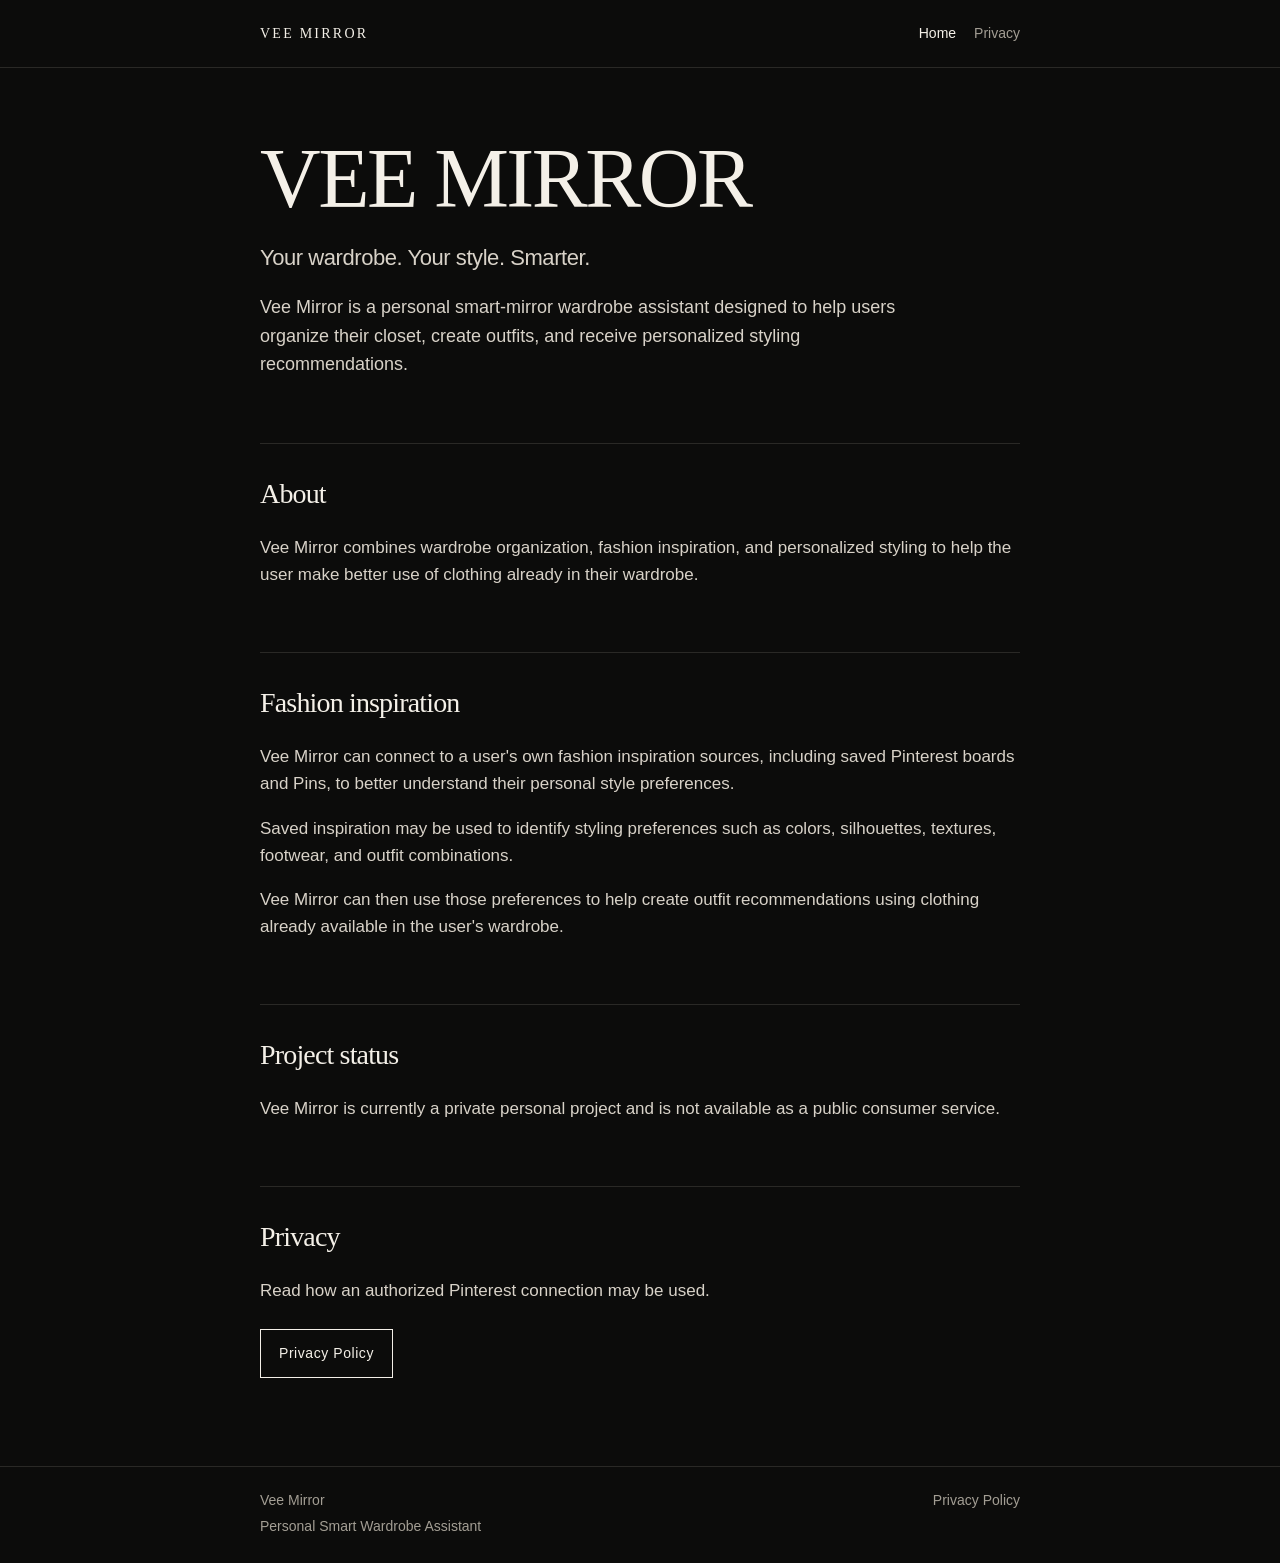
<file: index.html>
<!doctype html>
<html lang="en">
<head>
  <meta charset="utf-8">
  <meta name="viewport" content="width=device-width, initial-scale=1">
  <title>Vee Mirror | Personal Smart Wardrobe Assistant</title>
  <meta name="description" content="Vee Mirror is a personal smart-mirror wardrobe assistant for organizing a closet, using fashion inspiration, and creating outfit recommendations from clothes already owned.">
  <link rel="stylesheet" href="styles.css">
</head>
<body>
  <header>
    <div class="wrap">
      <nav>
        <a class="mark" href="index.html">VEE MIRROR</a>
        <div class="links">
          <a href="index.html" aria-current="page">Home</a>
          <a href="privacy.html">Privacy</a>
        </div>
      </nav>
    </div>
  </header>
  <main>
    <div class="wrap">
      <section class="hero">
        <h1>VEE MIRROR</h1>
        <p class="tagline">Your wardrobe. Your style. Smarter.</p>
        <p class="lede">Vee Mirror is a personal smart-mirror wardrobe assistant designed to help users organize their closet, create outfits, and receive personalized styling recommendations.</p>
      </section>
      <section>
        <h2>About</h2>
        <p>Vee Mirror combines wardrobe organization, fashion inspiration, and personalized styling to help the user make better use of clothing already in their wardrobe.</p>
      </section>
      <section>
        <h2>Fashion inspiration</h2>
        <p>Vee Mirror can connect to a user's own fashion inspiration sources, including saved Pinterest boards and Pins, to better understand their personal style preferences.</p>
        <p>Saved inspiration may be used to identify styling preferences such as colors, silhouettes, textures, footwear, and outfit combinations.</p>
        <p>Vee Mirror can then use those preferences to help create outfit recommendations using clothing already available in the user's wardrobe.</p>
      </section>
      <section>
        <h2>Project status</h2>
        <p>Vee Mirror is currently a private personal project and is not available as a public consumer service.</p>
      </section>
      <section>
        <h2>Privacy</h2>
        <p>Read how an authorized Pinterest connection may be used.</p>
        <a class="button" href="privacy.html">Privacy Policy</a>
      </section>
    </div>
  </main>
  <footer>
    <div class="wrap footer-row">
      <div>
        <p>Vee Mirror</p>
        <p>Personal Smart Wardrobe Assistant</p>
      </div>
      <div class="links">
        <a href="privacy.html">Privacy Policy</a>
      </div>
    </div>
  </footer>
</body>
</html>
</file>
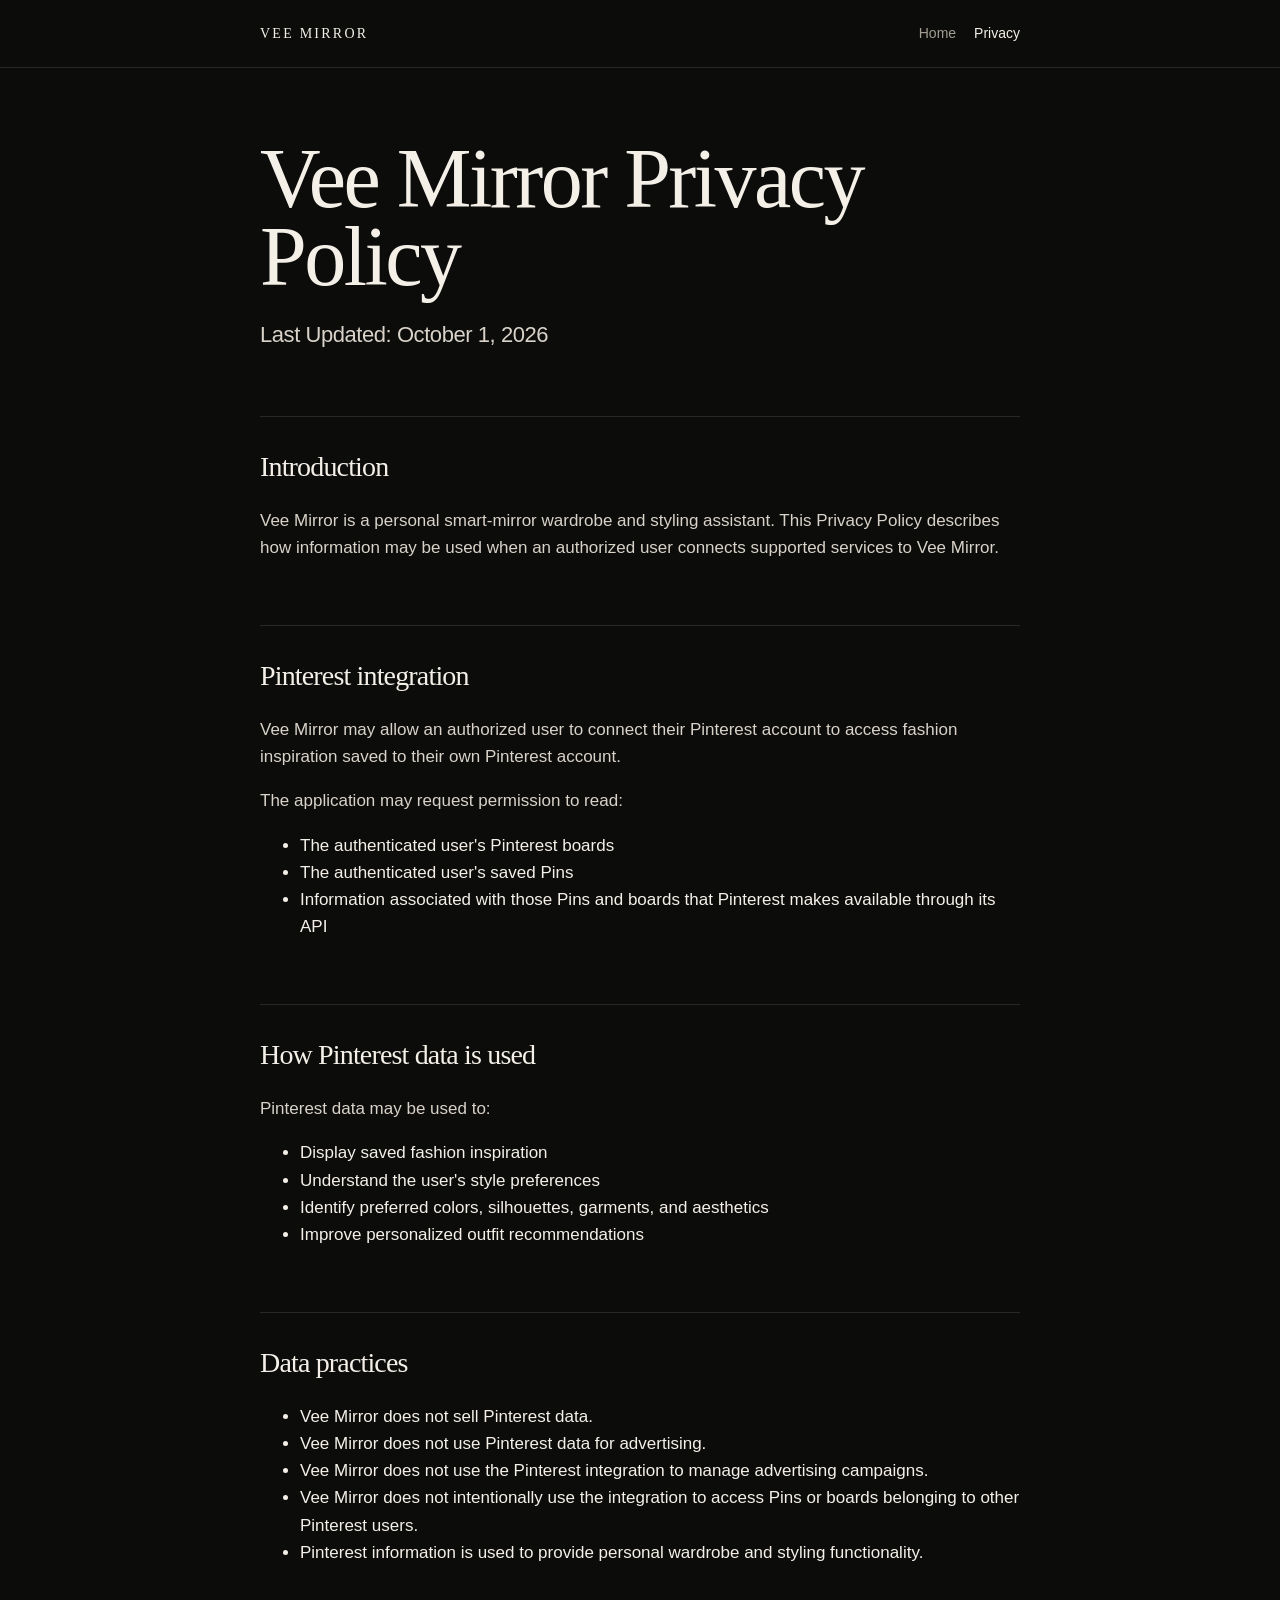
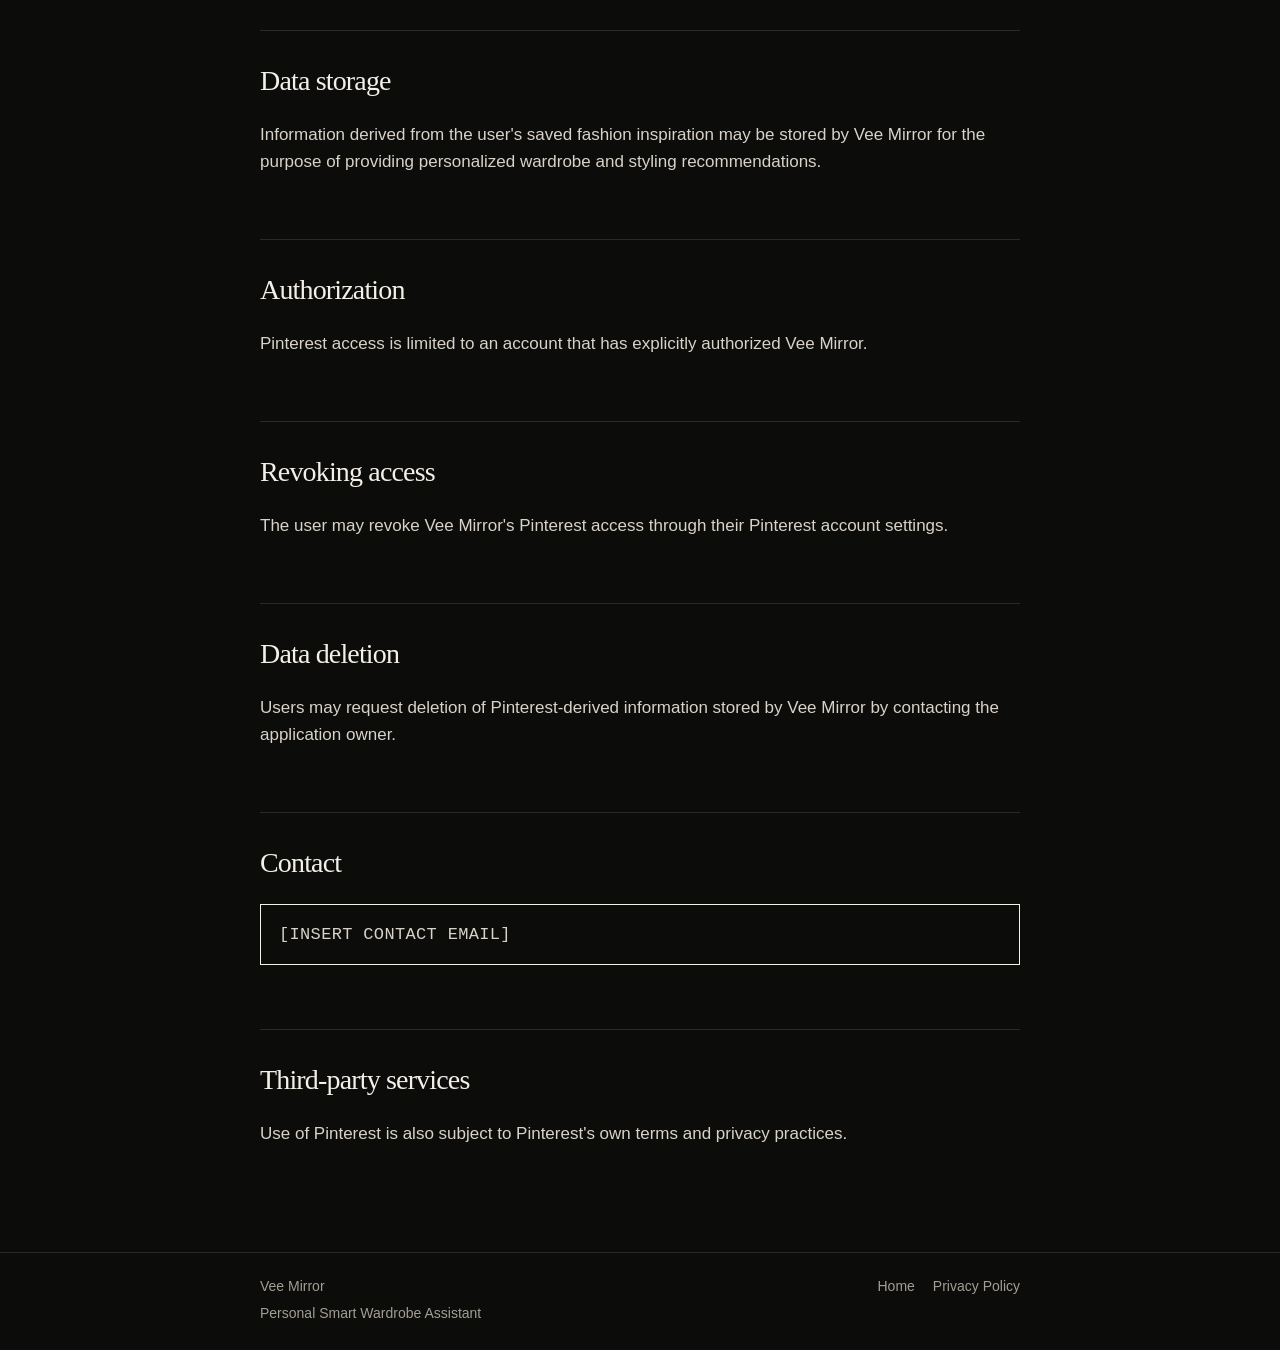
<file: privacy.html>
<!doctype html>
<html lang="en">
<head>
  <meta charset="utf-8">
  <meta name="viewport" content="width=device-width, initial-scale=1">
  <title>Privacy Policy | Vee Mirror</title>
  <meta name="description" content="Privacy Policy for Vee Mirror, a personal smart-mirror wardrobe assistant, including how an authorized Pinterest connection may be used.">
  <link rel="stylesheet" href="styles.css">
</head>
<body>
  <header>
    <div class="wrap">
      <nav>
        <a class="mark" href="index.html">VEE MIRROR</a>
        <div class="links">
          <a href="index.html">Home</a>
          <a href="privacy.html" aria-current="page">Privacy</a>
        </div>
      </nav>
    </div>
  </header>
  <main>
    <div class="wrap">
      <section class="hero">
        <h1>Vee Mirror Privacy Policy</h1>
        <p class="tagline">Last Updated: October 1, 2026</p>
      </section>
      <section>
        <h2>Introduction</h2>
        <p>Vee Mirror is a personal smart-mirror wardrobe and styling assistant. This Privacy Policy describes how information may be used when an authorized user connects supported services to Vee Mirror.</p>
      </section>
      <section>
        <h2>Pinterest integration</h2>
        <p>Vee Mirror may allow an authorized user to connect their Pinterest account to access fashion inspiration saved to their own Pinterest account.</p>
        <p>The application may request permission to read:</p>
        <ul>
          <li>The authenticated user's Pinterest boards</li>
          <li>The authenticated user's saved Pins</li>
          <li>Information associated with those Pins and boards that Pinterest makes available through its API</li>
        </ul>
      </section>
      <section>
        <h2>How Pinterest data is used</h2>
        <p>Pinterest data may be used to:</p>
        <ul>
          <li>Display saved fashion inspiration</li>
          <li>Understand the user's style preferences</li>
          <li>Identify preferred colors, silhouettes, garments, and aesthetics</li>
          <li>Improve personalized outfit recommendations</li>
        </ul>
      </section>
      <section>
        <h2>Data practices</h2>
        <ul>
          <li>Vee Mirror does not sell Pinterest data.</li>
          <li>Vee Mirror does not use Pinterest data for advertising.</li>
          <li>Vee Mirror does not use the Pinterest integration to manage advertising campaigns.</li>
          <li>Vee Mirror does not intentionally use the integration to access Pins or boards belonging to other Pinterest users.</li>
          <li>Pinterest information is used to provide personal wardrobe and styling functionality.</li>
        </ul>
      </section>
      <section>
        <h2>Data storage</h2>
        <p>Information derived from the user's saved fashion inspiration may be stored by Vee Mirror for the purpose of providing personalized wardrobe and styling recommendations.</p>
      </section>
      <section>
        <h2>Authorization</h2>
        <p>Pinterest access is limited to an account that has explicitly authorized Vee Mirror.</p>
      </section>
      <section>
        <h2>Revoking access</h2>
        <p>The user may revoke Vee Mirror's Pinterest access through their Pinterest account settings.</p>
      </section>
      <section>
        <h2>Data deletion</h2>
        <p>Users may request deletion of Pinterest-derived information stored by Vee Mirror by contacting the application owner.</p>
      </section>
      <section>
        <h2>Contact</h2>
        <p class="contact">[INSERT CONTACT EMAIL]</p>
      </section>
      <section>
        <h2>Third-party services</h2>
        <p>Use of Pinterest is also subject to Pinterest's own terms and privacy practices.</p>
      </section>
    </div>
  </main>
  <footer>
    <div class="wrap footer-row">
      <div>
        <p>Vee Mirror</p>
        <p>Personal Smart Wardrobe Assistant</p>
      </div>
      <div class="links">
        <a href="index.html">Home</a>
        <a href="privacy.html">Privacy Policy</a>
      </div>
    </div>
  </footer>
</body>
</html>
</file>
<file: styles.css>
:root {
  color-scheme: dark;
  --bg: #0c0c0b;
  --paper: #f4f0e8;
  --muted: #a39e94;
  --line: #2a2926;
  --serif: "Iowan Old Style", Palatino, "Palatino Linotype", Georgia, serif;
  --sans: "Helvetica Neue", Helvetica, Arial, sans-serif;
}

* { box-sizing: border-box; }

body {
  margin: 0;
  background: var(--bg);
  color: var(--paper);
  font-family: var(--sans);
  font-size: 17px;
  line-height: 1.6;
}

a { color: inherit; }

.wrap {
  width: min(760px, calc(100% - 40px));
  margin: 0 auto;
}

header, footer {
  border-bottom: 1px solid var(--line);
}

footer { border-bottom: 0; border-top: 1px solid var(--line); }

nav, .footer-row {
  display: flex;
  justify-content: space-between;
  align-items: baseline;
  gap: 16px;
  padding: 22px 0;
}

.mark {
  font-family: var(--serif);
  letter-spacing: 0.16em;
  font-size: 14px;
  text-decoration: none;
}

.links { display: flex; gap: 18px; }

.links a {
  color: var(--muted);
  text-decoration: none;
  font-size: 14px;
}

.links a[aria-current="page"] { color: var(--paper); }

main { padding: 72px 0 88px; }

.hero { margin-top: 0; padding-top: 0; border-top: 0; }

h1, h2 {
  font-family: var(--serif);
  font-weight: 400;
  letter-spacing: -0.03em;
}

h1 { font-size: clamp(52px, 9vw, 84px); line-height: 0.92; margin: 0; }

.tagline {
  margin: 22px 0 0;
  font-size: 22px;
  letter-spacing: -0.02em;
}

.lede, section p { color: #d8d2c8; }

.lede { max-width: 38em; font-size: 18px; }

section {
  margin-top: 64px;
  padding-top: 28px;
  border-top: 1px solid var(--line);
}

h2 { font-size: 28px; margin: 0 0 12px; }

.button {
  display: inline-block;
  margin-top: 8px;
  padding: 12px 18px;
  border: 1px solid var(--paper);
  text-decoration: none;
  letter-spacing: 0.04em;
  font-size: 14px;
}

.contact {
  margin-top: 18px;
  padding: 16px 18px;
  border: 1px solid var(--paper);
  font-family: ui-monospace, "SFMono-Regular", Menlo, Consolas, monospace;
  letter-spacing: 0.02em;
}

footer p { margin: 0 0 4px; color: var(--muted); font-size: 14px; }

@media (max-width: 640px) {
  main { padding-top: 48px; }
  nav, .footer-row { align-items: flex-start; flex-direction: column; }
}
</file>
